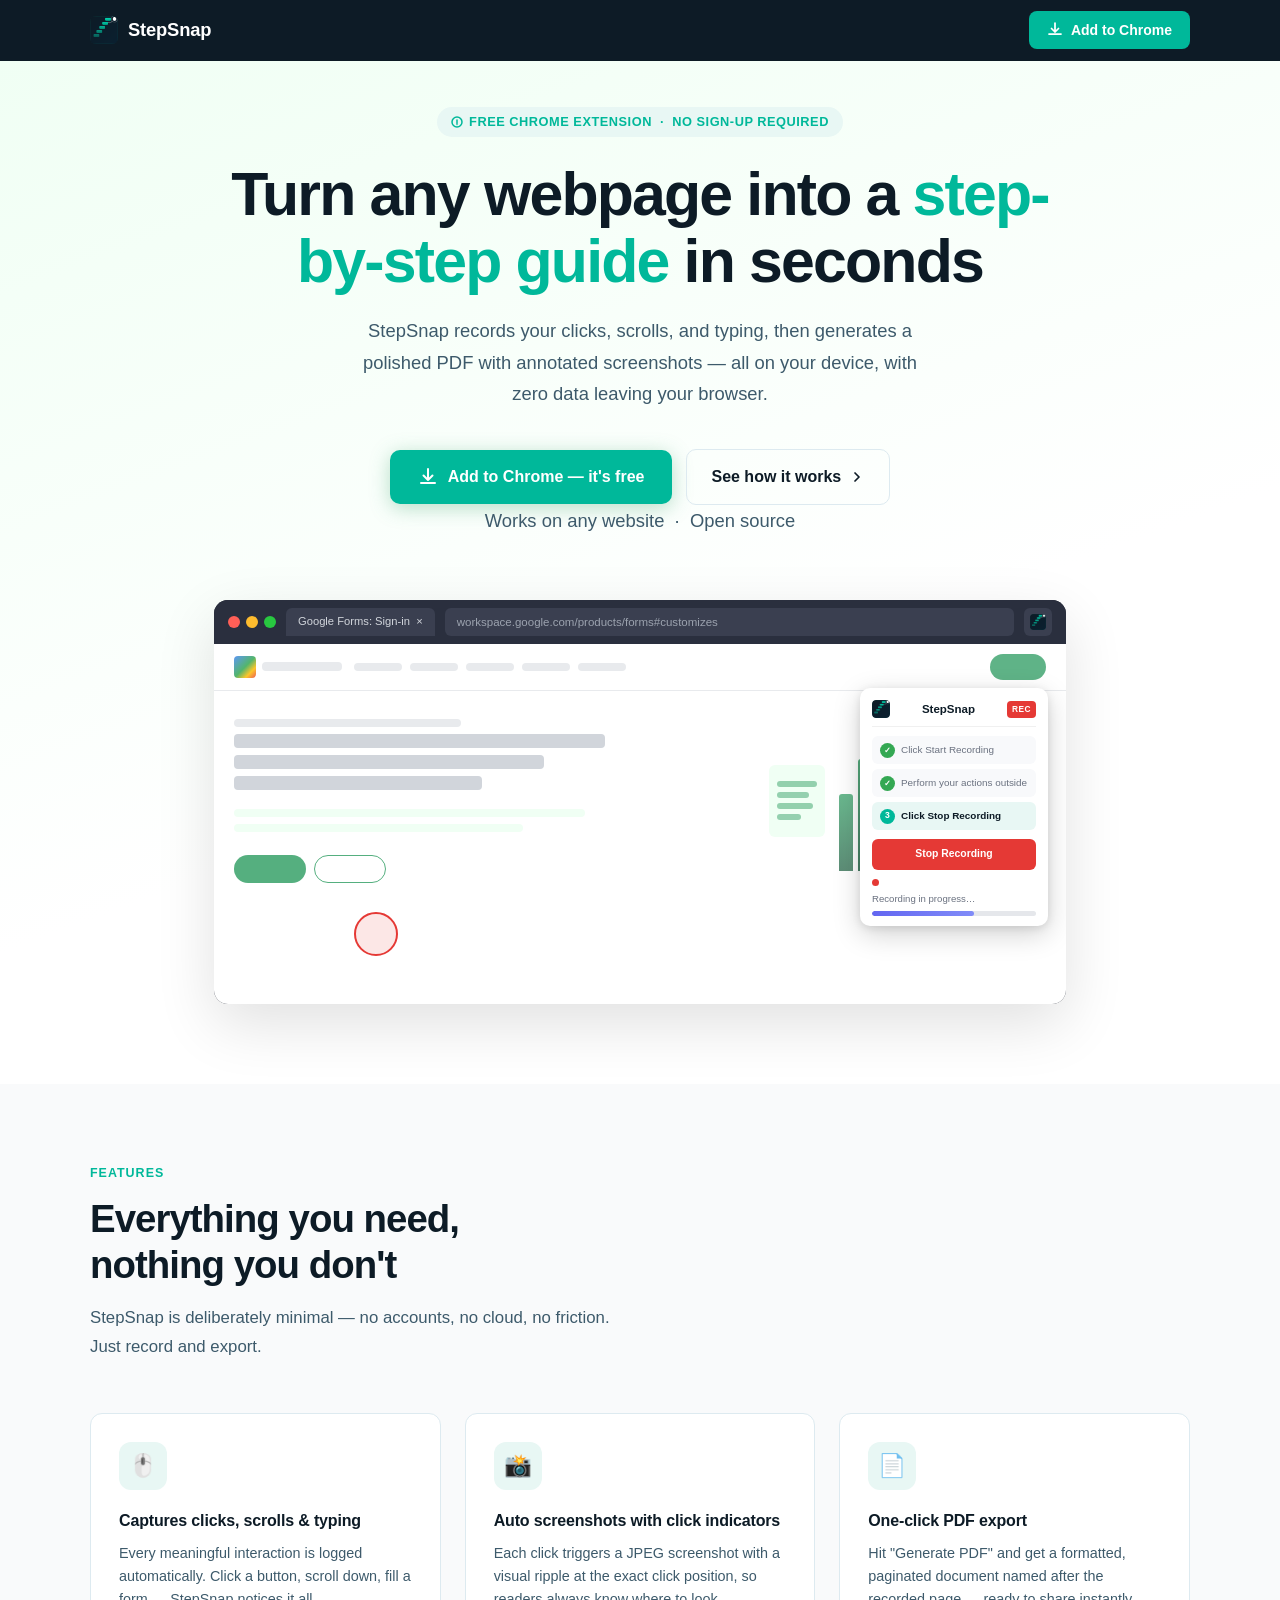
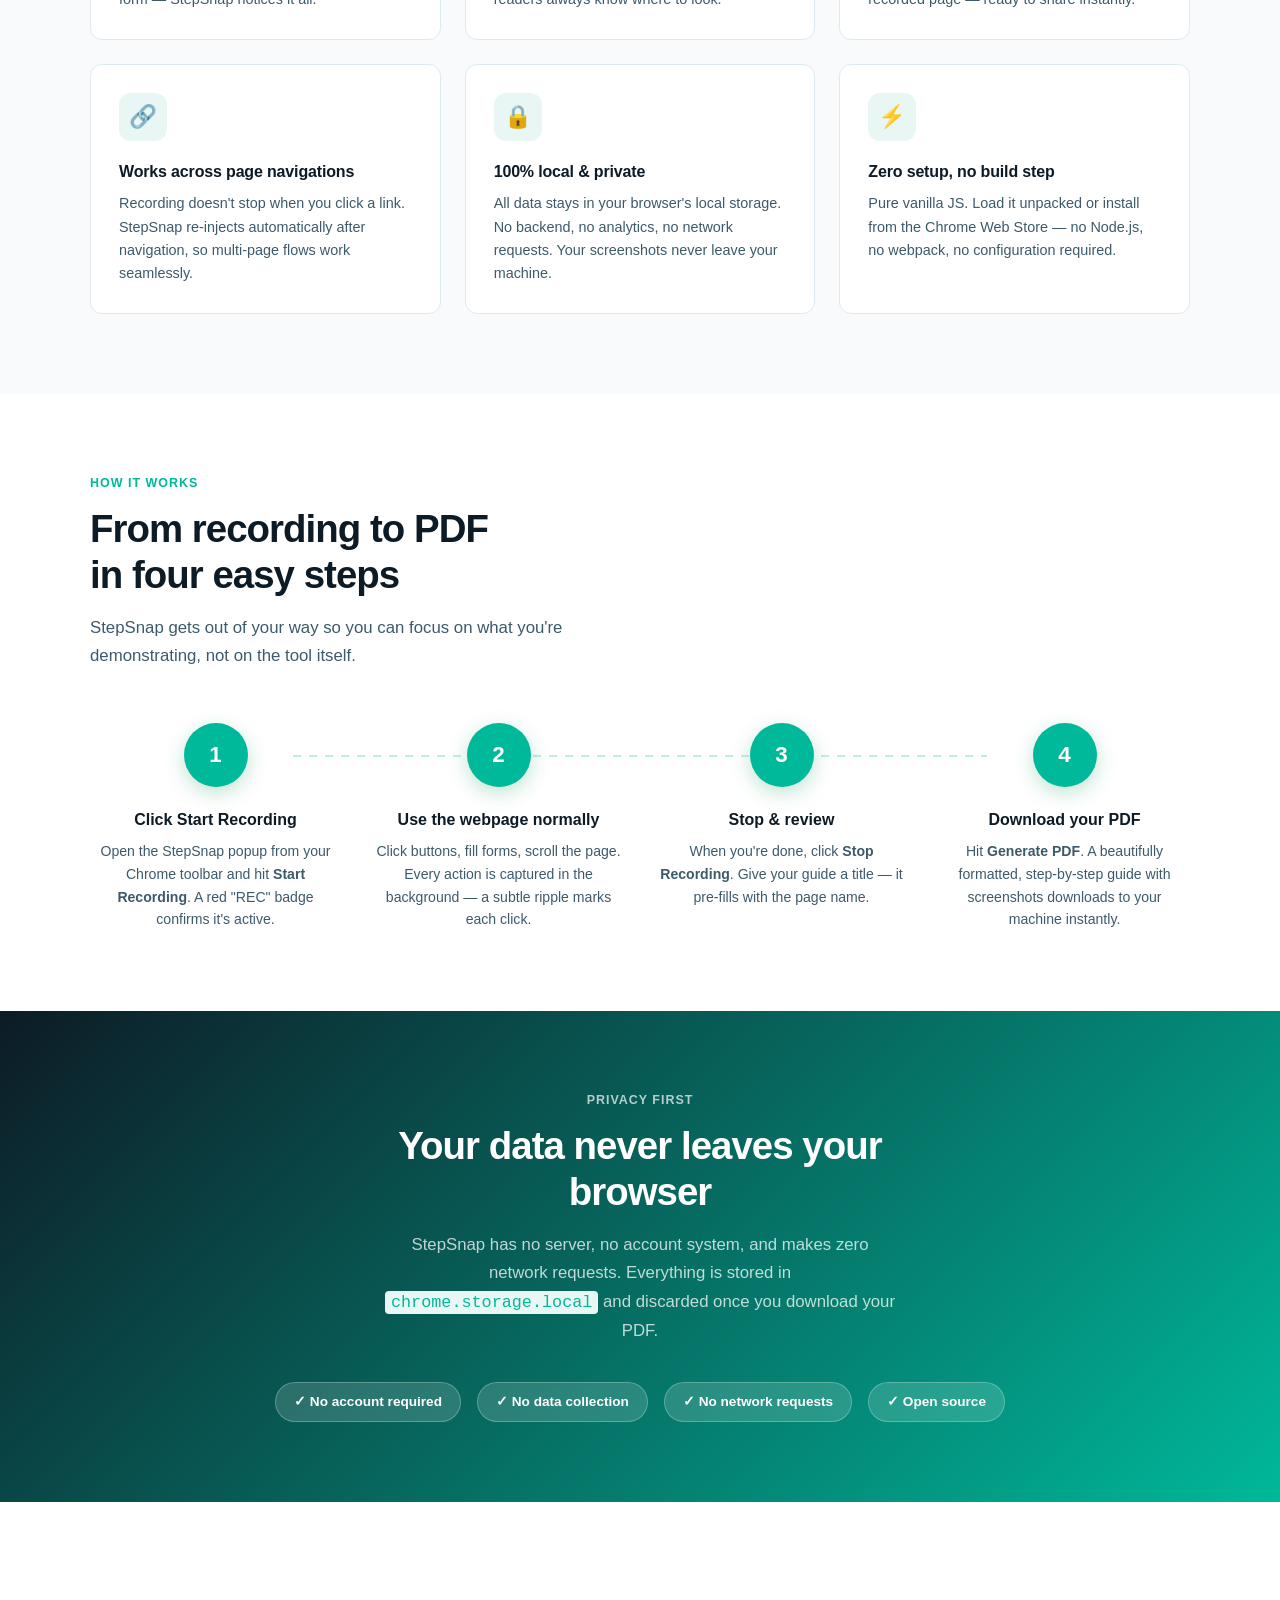
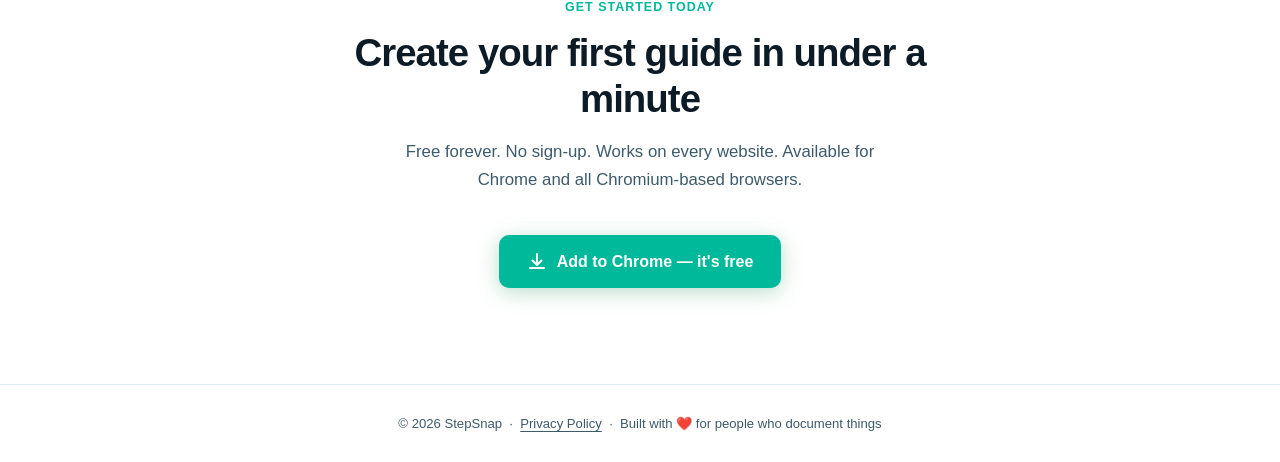
<file: index.html>
<!DOCTYPE html>
<html lang="en">

<head>
  <meta charset="UTF-8" />
  <meta name="viewport" content="width=device-width, initial-scale=1.0" />
  <title>StepSnap — Turn Any Webpage Into a Step-by-Step Guide</title>
  <meta name="description"
    content="StepSnap is a free Chrome extension that records your clicks, scrolls, and typing — then exports a beautiful PDF guide with annotated screenshots. No sign-up. Works 100% locally." />
  <link rel="icon" type="image/png" href="assets/icon48.png" />
  <link rel="stylesheet" href="style.css" />
</head>

<body>

  <!-- NAV -->
  <nav>
    <div class="nav-inner">
      <a href="#" class="nav-logo">
        <img src="assets/icon48.png" alt="StepSnap icon" />
        StepSnap
      </a>
      <a href="https://chromewebstore.google.com/detail/stepsnap/cpkbciahkinjocipgkoaanmlnkjodnjn" target="_blank"
        rel="noopener noreferrer" class="nav-cta">
        <svg width="16" height="16" fill="none" viewBox="0 0 16 16">
          <path d="M8 1v9M4.5 6.5 8 10l3.5-3.5M2 12h12" stroke="currentColor" stroke-width="1.75" stroke-linecap="round"
            stroke-linejoin="round" />
        </svg>
        Add to Chrome
      </a>
    </div>
  </nav>

  <!-- HERO -->
  <section class="hero">
    <div class="hero-eyebrow">
      <svg width="12" height="12" viewBox="0 0 12 12" fill="none">
        <circle cx="6" cy="6" r="5" stroke="currentColor" stroke-width="1.5" />
        <path d="M6 4v3.5M6 8.5v.01" stroke="currentColor" stroke-width="1.5" stroke-linecap="round" />
      </svg>
      Free Chrome Extension &nbsp;·&nbsp; No sign-up required
    </div>
    <h1>Turn any webpage into a <span>step-by-step guide</span> in seconds</h1>
    <p>StepSnap records your clicks, scrolls, and typing, then generates a polished PDF with annotated screenshots — all
      on your device, with zero data leaving your browser.</p>
    <div class="hero-actions">
      <a href="https://chromewebstore.google.com/detail/stepsnap/cpkbciahkinjocipgkoaanmlnkjodnjn" target="_blank"
        rel="noopener noreferrer" class="btn-primary" id="install">
        <svg width="20" height="20" fill="none" viewBox="0 0 20 20">
          <path d="M10 2v11M5.5 8.5 10 13l4.5-4.5M3 16h14" stroke="currentColor" stroke-width="2" stroke-linecap="round"
            stroke-linejoin="round" />
        </svg>
        Add to Chrome — it's free
      </a>
      <a href="#how-it-works" class="btn-secondary">
        See how it works
        <svg width="16" height="16" fill="none" viewBox="0 0 16 16">
          <path d="M6 4l4 4-4 4" stroke="currentColor" stroke-width="1.75" stroke-linecap="round"
            stroke-linejoin="round" />
        </svg>
      </a>
    </div>
    <p class="hero-note">Works on any website &nbsp;·&nbsp; Open source</p>

    <!-- BROWSER MOCKUP -->
    <div class="mockup-wrap">
      <div class="mockup-browser">
        <div class="browser-bar">
          <div class="browser-dots">
            <span class="d1"></span><span class="d2"></span><span class="d3"></span>
          </div>
          <div class="browser-tab-strip">
            <div class="browser-tab-pill">Google Forms: Sign-in &nbsp;×</div>
          </div>
          <div class="browser-url">workspace.google.com/products/forms#customizes</div>
          <div class="browser-ext-icon">
            <img src="assets/icon48.png" alt="" />
          </div>
        </div>
        <div class="browser-screen">
          <!-- Fake webpage: Google Forms-style layout -->
          <div class="fake-page">
            <div class="fake-nav">
              <div class="fake-nav-logo">
                <div class="fake-nav-logo-sq"></div>
                <div class="fake-nav-logo-text"></div>
              </div>
              <div class="fake-nav-links">
                <div class="fake-nav-link"></div>
                <div class="fake-nav-link"></div>
                <div class="fake-nav-link"></div>
                <div class="fake-nav-link"></div>
                <div class="fake-nav-link"></div>
              </div>
              <div class="fake-nav-cta" style="background:#38a169"></div>
            </div>
            <div class="fake-hero">
              <div class="fake-hero-left">
                <div class="fake-eyebrow"></div>
                <div class="fake-h1 w90"></div>
                <div class="fake-h1 w75"></div>
                <div class="fake-h1 w60"></div>
                <div class="fake-sub w85" style="margin-top:12px; background:#f0fff4"></div>
                <div class="fake-sub w70" style="background:#f0fff4"></div>
                <div class="fake-btn-row" style="margin-top:16px">
                  <div class="fake-btn" style="background:#38a169"></div>
                  <div class="fake-btn ghost" style="border-color:#38a169"></div>
                </div>
              </div>
              <div class="fake-hero-right">
                <div class="fake-doc-icon" style="background:#f0fff4">
                  <div class="fake-doc-lines">
                    <div style="background:#38a169"></div>
                    <div style="background:#38a169"></div>
                    <div style="background:#38a169"></div>
                    <div style="background:#38a169"></div>
                  </div>
                </div>
                <div class="fake-chart-area">
                  <div class="fake-bar" style="--h:55%; background:linear-gradient(180deg, #38a169 0%, #276749 100%)">
                  </div>
                  <div class="fake-bar" style="--h:80%; background:linear-gradient(180deg, #38a169 0%, #276749 100%)">
                  </div>
                  <div class="fake-bar" style="--h:40%; background:linear-gradient(180deg, #38a169 0%, #276749 100%)">
                  </div>
                  <div class="fake-bar" style="--h:100%; background:linear-gradient(180deg, #38a169 0%, #276749 100%)">
                  </div>
                  <div class="fake-bar" style="--h:65%; background:linear-gradient(180deg, #38a169 0%, #276749 100%)">
                  </div>
                  <div class="fake-bar" style="--h:75%; background:linear-gradient(180deg, #38a169 0%, #276749 100%)">
                  </div>
                </div>
              </div>
            </div>
            <!-- Ripple showing click was recorded -->
            <div class="fake-ripple"></div>
          </div>

          <!-- StepSnap popup: overlays page, top-right, like a real extension popup -->
          <div class="fake-popup">
            <div class="popup-header">
              <img src="assets/icon48.png" alt="" />
              <span class="popup-title">StepSnap</span>
              <span class="popup-badge">REC</span>
            </div>
            <div class="popup-steps">
              <div class="popup-step done">
                <span class="step-check">✓</span>Click Start Recording
              </div>
              <div class="popup-step done">
                <span class="step-check">✓</span>Perform your actions outside
              </div>
              <div class="popup-step active">
                <span class="step-num">3</span>Click Stop Recording
              </div>
            </div>
            <div class="popup-stop-btn">Stop Recording</div>
            <div class="popup-rec-status">
              <span class="popup-rec-dot"></span>Recording in progress…
              <div class="popup-rec-bar">
                <div class="popup-rec-fill"></div>
              </div>
            </div>
          </div>
        </div>
      </div>
    </div>
  </section>

  <!-- FEATURES -->
  <section class="features" id="features">
    <div class="section-inner">
      <p class="section-label">Features</p>
      <h2 class="section-title">Everything you need,<br>nothing you don't</h2>
      <p class="section-sub">StepSnap is deliberately minimal — no accounts, no cloud, no friction. Just record and
        export.</p>
      <div class="features-grid">

        <div class="feature-card">
          <div class="feature-icon">🖱️</div>
          <h3>Captures clicks, scrolls &amp; typing</h3>
          <p>Every meaningful interaction is logged automatically. Click a button, scroll down, fill a form — StepSnap
            notices it all.</p>
        </div>

        <div class="feature-card">
          <div class="feature-icon">📸</div>
          <h3>Auto screenshots with click indicators</h3>
          <p>Each click triggers a JPEG screenshot with a visual ripple at the exact click position, so readers always
            know where to look.</p>
        </div>

        <div class="feature-card">
          <div class="feature-icon">📄</div>
          <h3>One-click PDF export</h3>
          <p>Hit "Generate PDF" and get a formatted, paginated document named after the recorded page — ready to share
            instantly.</p>
        </div>

        <div class="feature-card">
          <div class="feature-icon">🔗</div>
          <h3>Works across page navigations</h3>
          <p>Recording doesn't stop when you click a link. StepSnap re-injects automatically after navigation, so
            multi-page flows work seamlessly.</p>
        </div>

        <div class="feature-card">
          <div class="feature-icon">🔒</div>
          <h3>100% local &amp; private</h3>
          <p>All data stays in your browser's local storage. No backend, no analytics, no network requests. Your
            screenshots never leave your machine.</p>
        </div>

        <div class="feature-card">
          <div class="feature-icon">⚡</div>
          <h3>Zero setup, no build step</h3>
          <p>Pure vanilla JS. Load it unpacked or install from the Chrome Web Store — no Node.js, no webpack, no
            configuration required.</p>
        </div>

      </div>
    </div>
  </section>

  <!-- HOW IT WORKS -->
  <section id="how-it-works">
    <div class="section-inner">
      <p class="section-label">How it works</p>
      <h2 class="section-title">From recording to PDF<br>in four easy steps</h2>
      <p class="section-sub">StepSnap gets out of your way so you can focus on what you're demonstrating, not on the
        tool itself.</p>
      <div class="how-grid">
        <div class="how-step">
          <div class="how-num">1</div>
          <h3>Click Start Recording</h3>
          <p>Open the StepSnap popup from your Chrome toolbar and hit <strong>Start Recording</strong>. A red "REC"
            badge confirms it's active.</p>
        </div>
        <div class="how-step">
          <div class="how-num">2</div>
          <h3>Use the webpage normally</h3>
          <p>Click buttons, fill forms, scroll the page. Every action is captured in the background — a subtle ripple
            marks each click.</p>
        </div>
        <div class="how-step">
          <div class="how-num">3</div>
          <h3>Stop &amp; review</h3>
          <p>When you're done, click <strong>Stop Recording</strong>. Give your guide a title — it pre-fills with the
            page name.</p>
        </div>
        <div class="how-step">
          <div class="how-num">4</div>
          <h3>Download your PDF</h3>
          <p>Hit <strong>Generate PDF</strong>. A beautifully formatted, step-by-step guide with screenshots downloads
            to your machine instantly.</p>
        </div>
      </div>
    </div>
  </section>

  <!-- PRIVACY -->
  <section class="privacy">
    <p class="section-label">Privacy first</p>
    <h2 class="section-title">Your data never leaves your browser</h2>
    <p class="section-sub">StepSnap has no server, no account system, and makes zero network requests. Everything is
      stored in <code
        style="font-family:monospace;background:var(--note-bg);padding:2px 6px;border-radius:4px;color:var(--accent-color)">chrome.storage.local</code>
      and discarded once you download your PDF.</p>
    <div class="privacy-badges">
      <span class="privacy-badge">✓ No account required</span>
      <span class="privacy-badge">✓ No data collection</span>
      <span class="privacy-badge">✓ No network requests</span>
      <span class="privacy-badge">✓ Open source</span>
    </div>
  </section>

  <!-- CTA -->
  <section class="cta-section">
    <p class="section-label">Get started today</p>
    <h2 class="section-title">Create your first guide in under a minute</h2>
    <p class="section-sub">Free forever. No sign-up. Works on every website. Available for Chrome and all Chromium-based
      browsers.</p>
    <div class="hero-actions">
      <a href="https://chromewebstore.google.com/detail/stepsnap/cpkbciahkinjocipgkoaanmlnkjodnjn" target="_blank"
        rel="noopener noreferrer" class="btn-primary">
        <svg width="20" height="20" fill="none" viewBox="0 0 20 20">
          <path d="M10 2v11M5.5 8.5 10 13l4.5-4.5M3 16h14" stroke="currentColor" stroke-width="2" stroke-linecap="round"
            stroke-linejoin="round" />
        </svg>
        Add to Chrome — it's free
      </a>
    </div>
  </section>

  <!-- FOOTER -->
  <footer>
    <p>© 2026 StepSnap &nbsp;·&nbsp; <a href="privacy.html">Privacy Policy</a> &nbsp;·&nbsp; Built with ❤️ for
      people who document things</p>
  </footer>

</body>

</html>
</file>
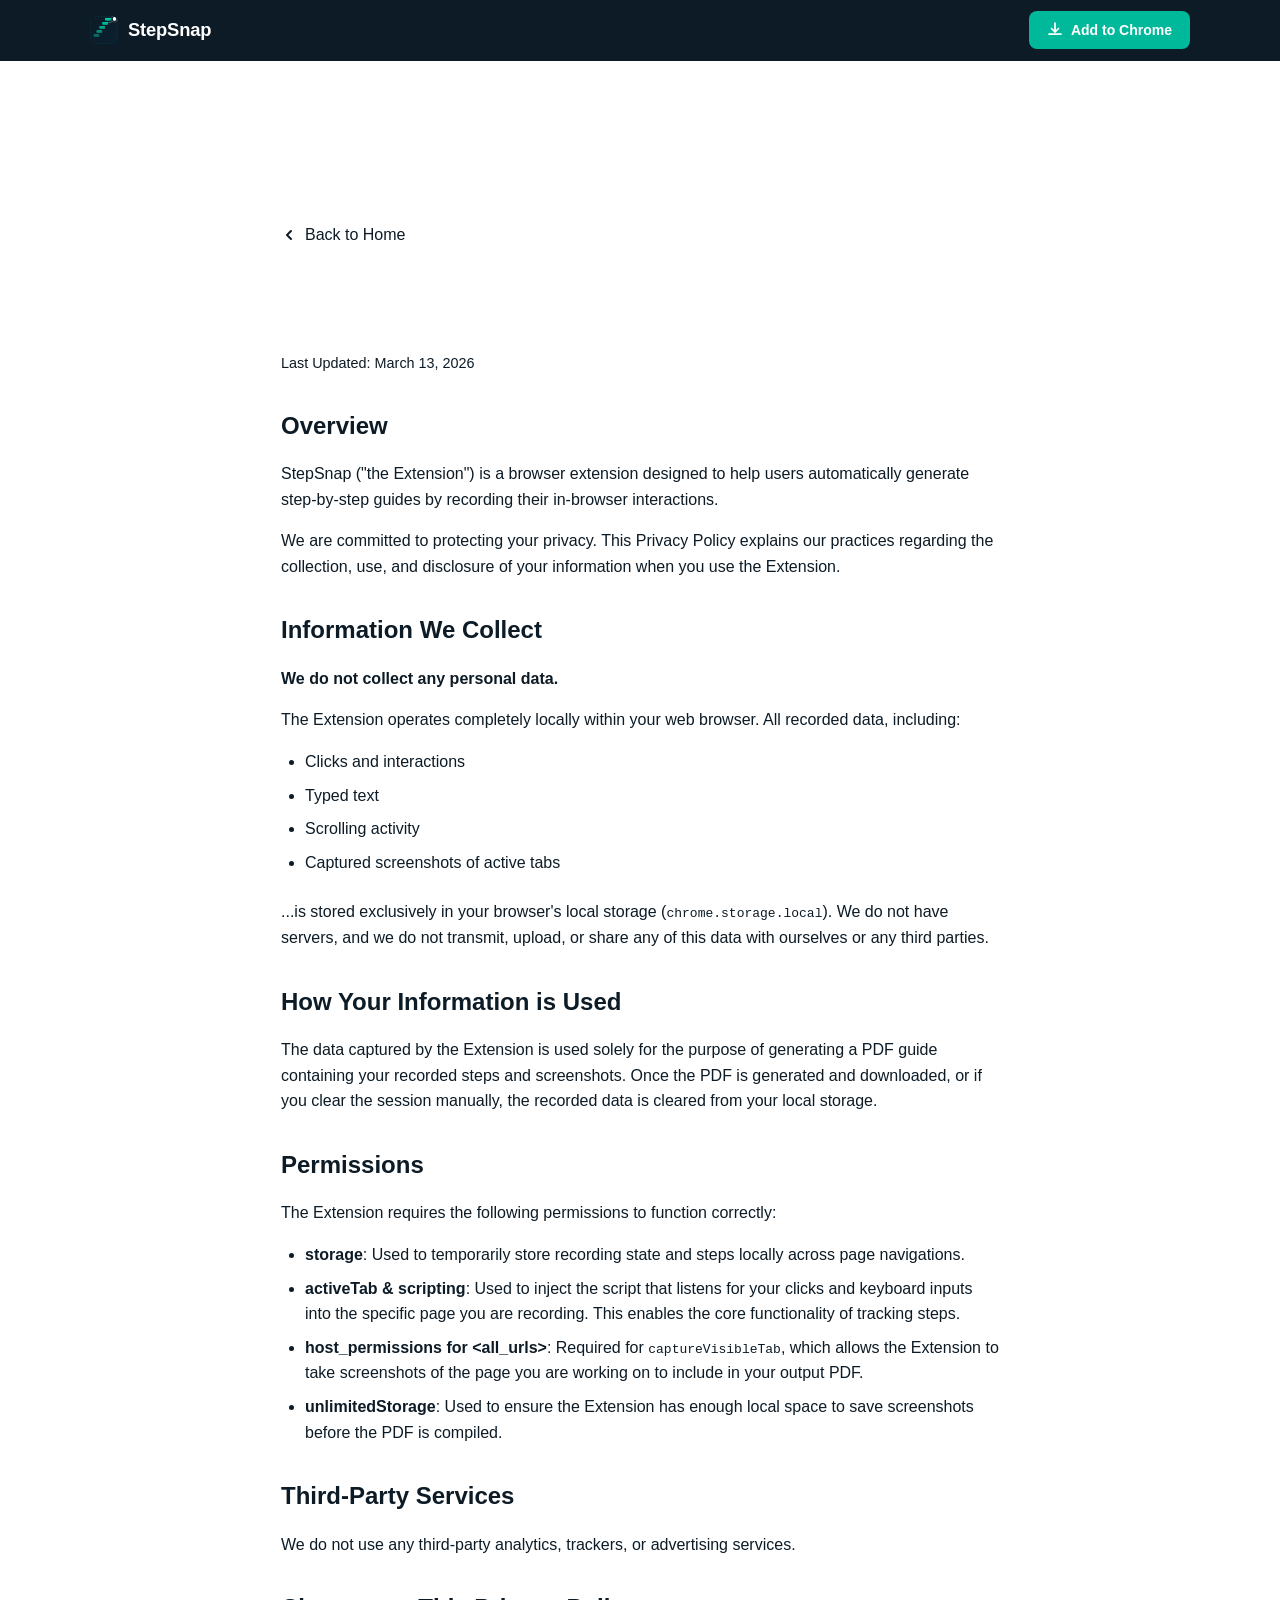
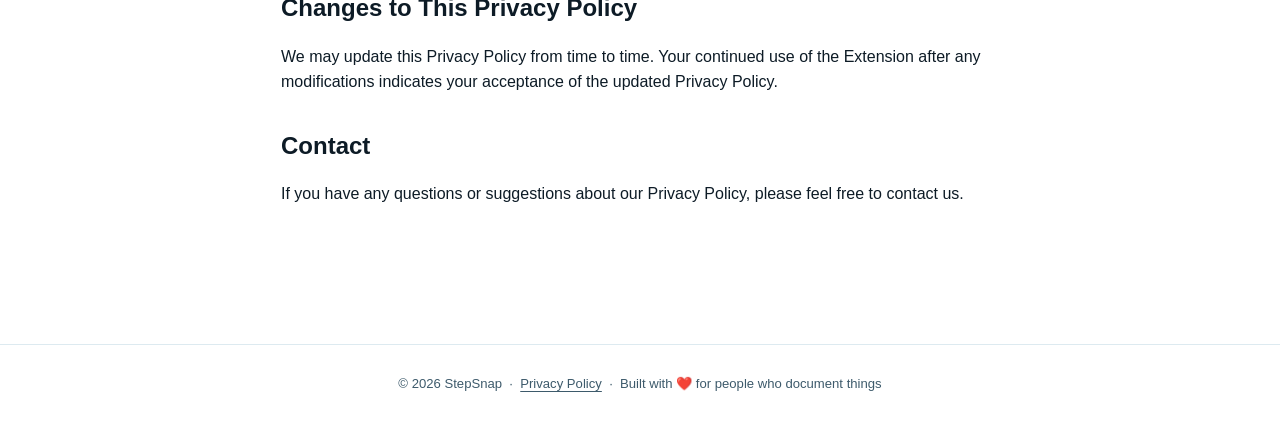
<file: privacy.html>
<!DOCTYPE html>
<html lang="en">

<head>
  <meta charset="UTF-8" />
  <meta name="viewport" content="width=device-width, initial-scale=1.0" />
  <title>Privacy Policy — StepSnap</title>
  <meta name="description" content="Privacy Policy for StepSnap - Turn Any Webpage Into a Step-by-Step Guide." />
  <link rel="icon" type="image/png" href="assets/icon48.png" />
  <link rel="stylesheet" href="style.css" />
  <style>
    .legal-content {
      max-width: 800px;
      margin: 120px auto 80px;
      padding: 40px;
      background: rgba(255, 255, 255, 0.03);
      backdrop-filter: blur(20px);
      -webkit-backdrop-filter: blur(20px);
      border: 1px solid rgba(255, 255, 255, 0.1);
      border-radius: 24px;
      color: var(--fg);
    }

    .legal-content h1 {
      font-size: 2.5rem;
      margin-bottom: 0.5rem;
      background: linear-gradient(135deg, #fff 0%, rgba(255, 255, 255, 0.7) 100%);
      -webkit-background-clip: text;
      background-clip: text;
      -webkit-text-fill-color: transparent;
    }

    .last-updated {
      color: var(--fg-muted);
      margin-bottom: 2rem;
      font-size: 0.9rem;
    }

    .legal-content h2 {
      font-size: 1.5rem;
      margin: 2rem 0 1rem;
    }

    .legal-content p {
      line-height: 1.6;
      margin-bottom: 1rem;
      color: var(--fg-muted);
    }

    .legal-content ul {
      margin-bottom: 1.5rem;
      padding-left: 1.5rem;
    }

    .legal-content li {
      margin-bottom: 0.5rem;
      color: var(--fg-muted);
      line-height: 1.6;
    }

    .back-home {
      display: inline-flex;
      align-items: center;
      gap: 8px;
      color: var(--accent);
      text-decoration: none;
      font-weight: 500;
      margin-bottom: 2rem;
      transition: opacity 0.2s;
    }

    .back-home:hover {
      opacity: 0.8;
    }
  </style>
</head>

<body>

  <!-- NAV -->
  <nav>
    <div class="nav-inner">
      <a href="index.html" class="nav-logo">
        <img src="assets/icon48.png" alt="StepSnap icon" />
        StepSnap
      </a>
      <a href="https://chromewebstore.google.com/detail/stepsnap/cpkbciahkinjocipgkoaanmlnkjodnjn" target="_blank"
        rel="noopener noreferrer" class="nav-cta">
        <svg width="16" height="16" fill="none" viewBox="0 0 16 16">
          <path d="M8 1v9M4.5 6.5 8 10l3.5-3.5M2 12h12" stroke="currentColor" stroke-width="1.75" stroke-linecap="round"
            stroke-linejoin="round" />
        </svg>
        Add to Chrome
      </a>
    </div>
  </nav>

  <main class="legal-content">
    <a href="index.html" class="back-home">
      <svg width="16" height="16" viewBox="0 0 16 16" fill="none">
        <path d="M10 12L6 8L10 4" stroke="currentColor" stroke-width="2" stroke-linecap="round"
          stroke-linejoin="round" />
      </svg>
      Back to Home
    </a>

    <h1>Privacy Policy</h1>
    <p class="last-updated">Last Updated: March 13, 2026</p>

    <h2>Overview</h2>
    <p>StepSnap ("the Extension") is a browser extension designed to help users automatically generate step-by-step
      guides by recording their in-browser interactions.</p>
    <p>We are committed to protecting your privacy. This Privacy Policy explains our practices regarding the collection,
      use, and disclosure of your information when you use the Extension.</p>

    <h2>Information We Collect</h2>
    <p><strong>We do not collect any personal data.</strong></p>
    <p>The Extension operates completely locally within your web browser. All recorded data, including:</p>
    <ul>
      <li>Clicks and interactions</li>
      <li>Typed text</li>
      <li>Scrolling activity</li>
      <li>Captured screenshots of active tabs</li>
    </ul>
    <p>...is stored exclusively in your browser's local storage (<code>chrome.storage.local</code>). We do not have
      servers, and we do not transmit, upload, or share any of this data with ourselves or any third parties.</p>

    <h2>How Your Information is Used</h2>
    <p>The data captured by the Extension is used solely for the purpose of generating a PDF guide containing your
      recorded steps and screenshots. Once the PDF is generated and downloaded, or if you clear the session manually,
      the recorded data is cleared from your local storage.</p>

    <h2>Permissions</h2>
    <p>The Extension requires the following permissions to function correctly:</p>
    <ul>
      <li><strong>storage</strong>: Used to temporarily store recording state and steps locally across page navigations.
      </li>
      <li><strong>activeTab &amp; scripting</strong>: Used to inject the script that listens for your clicks and
        keyboard inputs into the specific page you are recording. This enables the core functionality of tracking steps.
      </li>
      <li><strong>host_permissions for &lt;all_urls&gt;</strong>: Required for <code>captureVisibleTab</code>, which
        allows the Extension to take screenshots of the page you are working on to include in your output PDF.</li>
      <li><strong>unlimitedStorage</strong>: Used to ensure the Extension has enough local space to save screenshots
        before the PDF is compiled.</li>
    </ul>

    <h2>Third-Party Services</h2>
    <p>We do not use any third-party analytics, trackers, or advertising services.</p>

    <h2>Changes to This Privacy Policy</h2>
    <p>We may update this Privacy Policy from time to time. Your continued use of the Extension after any modifications
      indicates your acceptance of the updated Privacy Policy.</p>

    <h2>Contact</h2>
    <p>If you have any questions or suggestions about our Privacy Policy, please feel free to contact us.</p>
  </main>

  <!-- FOOTER -->
  <footer>
    <p>© 2026 StepSnap &nbsp;·&nbsp; <a href="privacy.html">Privacy Policy</a> &nbsp;·&nbsp; Built with ❤️ for people
      who document things</p>
  </footer>

</body>

</html>
</file>
<file: style.css>
*,
*::before,
*::after {
  box-sizing: border-box;
  margin: 0;
  padding: 0;
}

:root {
  --bg-color: #ffffff;
  --text-primary: #0d1b26;
  --text-secondary: #3d5a6b;
  --text-muted: #6b8a99;
  --accent-color: #00b89a;
  --accent-hover: #009980;
  --accent-text: #007f6b;
  --danger-color: #e53935;
  --danger-hover: #c62828;
  --stop-color: #0a5c8a;
  --stop-hover: #084a70;
  --header-bg: #0d1b26;
  --header-text: #ffffff;
  --footer-bg: #f4f8fa;
  --border-color: #ddeaf0;
  --note-bg: #e8f7f4;
  --note-border: #b2e8de;
  --focus-ring: rgba(0, 184, 154, 0.28);
  --input-bg: #f8fcfb;
  --input-bg-focus: #ffffff;

  --white: #ffffff;
  --radius: 12px;
  --shadow-sm: 0 1px 3px rgba(0, 0, 0, .08), 0 1px 2px rgba(0, 0, 0, .05);
  --shadow: 0 4px 16px rgba(0, 0, 0, .10);
  --shadow-lg: 0 20px 60px rgba(0, 0, 0, .12);
}

html {
  scroll-behavior: smooth;
}

body {
  font-family: -apple-system, BlinkMacSystemFont, "Segoe UI", Helvetica, Arial, sans-serif;
  color: var(--text-primary);
  background: var(--bg-color);
  line-height: 1.6;
  -webkit-font-smoothing: antialiased;
}

/* ── NAV ── */
nav {
  position: sticky;
  top: 0;
  z-index: 100;
  background: var(--header-bg);
  backdrop-filter: blur(12px);
  border-bottom: 1px solid rgba(0, 0, 0, .05);
  padding: 0 24px;
}

.nav-inner {
  max-width: 1100px;
  margin: 0 auto;
  height: 60px;
  display: flex;
  align-items: center;
  justify-content: space-between;
}

.nav-logo {
  display: flex;
  align-items: center;
  gap: 10px;
  text-decoration: none;
  font-weight: 700;
  font-size: 1.15rem;
  color: var(--header-text);
  letter-spacing: -.01em;
}

.nav-logo img {
  width: 28px;
  height: 28px;
  border-radius: 6px;
}

.nav-cta {
  display: inline-flex;
  align-items: center;
  gap: 8px;
  padding: 8px 18px;
  background: var(--accent-color);
  color: var(--white);
  border-radius: 8px;
  font-size: .875rem;
  font-weight: 600;
  text-decoration: none;
  transition: background .15s;
}

.nav-cta:hover {
  background: var(--accent-hover);
}

.nav-cta svg {
  flex-shrink: 0;
}

/* ── HERO ── */
.hero {
  padding: 46px 24px 80px;
  text-align: center;
  background: linear-gradient(160deg, #f0fff4 0%, #ffffff 60%);
}

.hero-eyebrow {
  display: inline-flex;
  align-items: center;
  gap: 6px;
  background: var(--note-bg);
  color: var(--accent-color);
  font-size: .8rem;
  font-weight: 600;
  letter-spacing: .04em;
  text-transform: uppercase;
  padding: 5px 14px;
  border-radius: 999px;
  margin-bottom: 24px;
}

.hero h1 {
  font-size: clamp(2.4rem, 5vw, 3.8rem);
  font-weight: 800;
  letter-spacing: -.03em;
  line-height: 1.1;
  max-width: 820px;
  margin: 0 auto 20px;
}

.hero h1 span {
  color: var(--accent-color);
}

.hero p {
  font-size: 1.15rem;
  color: var(--text-secondary);
  max-width: 560px;
  margin: 0 auto 40px;
  line-height: 1.7;
}

.hero-actions {
  display: flex;
  align-items: center;
  justify-content: center;
  gap: 14px;
  flex-wrap: wrap;
}

.btn-primary {
  display: inline-flex;
  align-items: center;
  gap: 10px;
  padding: 14px 28px;
  background: var(--accent-color);
  color: var(--white);
  border-radius: 10px;
  font-size: 1rem;
  font-weight: 700;
  text-decoration: none;
  box-shadow: 0 4px 20px rgba(56, 161, 105, .35);
  transition: background .15s, transform .1s, box-shadow .15s;
}

.btn-primary:hover {
  background: var(--accent-hover);
  transform: translateY(-1px);
  box-shadow: 0 6px 28px rgba(56, 161, 105, .4);
}

.btn-secondary {
  display: inline-flex;
  align-items: center;
  gap: 8px;
  padding: 14px 24px;
  color: var(--text-primary);
  border: 1.5px solid var(--border-color);
  border-radius: 10px;
  font-size: 1rem;
  font-weight: 600;
  text-decoration: none;
  transition: border-color .15s, background .15s;
}

.btn-secondary:hover {
  border-color: #c5ccd6;
  background: #f9fafb;
}

.hero-note {
  margin-top: 16px;
  font-size: .8rem;
  color: var(--text-muted);
}

/* ── MOCKUP ── */
.mockup-wrap {
  max-width: 900px;
  margin: 64px auto 0;
  padding: 0 24px;
}

.mockup-browser {
  background: #1e2330;
  border-radius: 14px;
  overflow: hidden;
  box-shadow: var(--shadow-lg);
}

.browser-bar {
  background: #2a2f3e;
  padding: 8px 14px;
  display: flex;
  align-items: center;
  gap: 10px;
}

.browser-dots {
  display: flex;
  gap: 6px;
  flex-shrink: 0;
}

.browser-dots span {
  width: 12px;
  height: 12px;
  border-radius: 50%;
  display: block;
}

.d1 {
  background: #ff5f57;
}

.d2 {
  background: #febc2e;
}

.d3 {
  background: #28c840;
}

.browser-tab-strip {
  display: flex;
  align-items: center;
  flex-shrink: 0;
}

.browser-tab-pill {
  background: #3a3f50;
  border-radius: 6px 6px 0 0;
  height: 28px;
  display: flex;
  align-items: center;
  padding: 0 12px;
  font-size: .7rem;
  color: #d1d5db;
  white-space: nowrap;
}

.browser-url {
  flex: 1;
  background: #3a3f50;
  border-radius: 6px;
  height: 28px;
  display: flex;
  align-items: center;
  padding: 0 12px;
  font-size: .72rem;
  color: #9ca3af;
  min-width: 0;
  overflow: hidden;
  white-space: nowrap;
  text-overflow: ellipsis;
}

.browser-ext-icon {
  flex-shrink: 0;
  width: 28px;
  height: 28px;
  background: #3a3f50;
  border-radius: 6px;
  display: flex;
  align-items: center;
  justify-content: center;
}

.browser-ext-icon img {
  width: 16px;
  height: 16px;
  border-radius: 3px;
}

.browser-screen {
  min-height: 360px;
  position: relative;
  overflow: hidden;
}

/* ── Fake webpage ── */
.fake-page {
  width: 100%;
  min-height: 360px;
  background: #fff;
  position: relative;
  overflow: hidden;
}

/* Nav */
.fake-nav {
  display: flex;
  align-items: center;
  gap: 12px;
  padding: 10px 20px;
  border-bottom: 1px solid #e8eaed;
}

.fake-nav-logo {
  display: flex;
  align-items: center;
  gap: 6px;
  flex-shrink: 0;
}

.fake-nav-logo-sq {
  width: 22px;
  height: 22px;
  border-radius: 4px;
  background: linear-gradient(135deg, #4285f4 0%, #34a853 50%, #fbbc04 75%, #ea4335 100%);
  opacity: .85;
}

.fake-nav-logo-text {
  width: 80px;
  height: 9px;
  border-radius: 4px;
  background: #e8eaed;
}

.fake-nav-links {
  display: flex;
  gap: 8px;
  flex: 1;
}

.fake-nav-link {
  height: 8px;
  border-radius: 4px;
  background: #e8eaed;
  width: 48px;
}

.fake-nav-cta {
  height: 26px;
  width: 56px;
  border-radius: 20px;
  background: #1a73e8;
  opacity: .8;
  flex-shrink: 0;
}

/* Hero two-column */
.fake-hero {
  display: flex;
  gap: 24px;
  padding: 28px 20px 20px;
  align-items: center;
}

.fake-hero-left {
  flex: 1.1;
  display: flex;
  flex-direction: column;
  gap: 7px;
}

.fake-eyebrow {
  height: 8px;
  border-radius: 4px;
  background: #e8eaed;
  width: 55%;
}

.fake-h1 {
  height: 14px;
  border-radius: 4px;
  background: #d1d5db;
}

.fake-h1.w90 {
  width: 90%;
}

.fake-h1.w75 {
  width: 75%;
}

.fake-h1.w60 {
  width: 60%;
}

.fake-sub {
  height: 8px;
  border-radius: 4px;
  background: #e8eaed;
}

.fake-sub.w85 {
  width: 85%;
}

.fake-sub.w70 {
  width: 70%;
}

.fake-btn-row {
  display: flex;
  gap: 8px;
}

.fake-btn {
  height: 28px;
  width: 72px;
  border-radius: 20px;
  background: #1a73e8;
  opacity: .85;
}

.fake-btn.ghost {
  background: transparent;
  border: 1.5px solid #1a73e8;
}

/* Right-side visuals */
.fake-hero-right {
  flex: 1;
  display: flex;
  gap: 14px;
  align-items: flex-end;
  justify-content: center;
  height: 140px;
}

.fake-doc-icon {
  width: 56px;
  height: 72px;
  background: #e8f0fe;
  border-radius: 6px;
  display: flex;
  align-items: center;
  justify-content: center;
  flex-shrink: 0;
  align-self: center;
}

.fake-doc-lines {
  display: flex;
  flex-direction: column;
  gap: 5px;
  padding: 8px;
  width: 100%;
}

.fake-doc-lines div {
  height: 6px;
  border-radius: 3px;
  background: #4285f4;
  opacity: .5;
}

.fake-doc-lines div:nth-child(1) {
  width: 100%;
}

.fake-doc-lines div:nth-child(2) {
  width: 80%;
}

.fake-doc-lines div:nth-child(3) {
  width: 90%;
}

.fake-doc-lines div:nth-child(4) {
  width: 60%;
}

.fake-chart-area {
  display: flex;
  align-items: flex-end;
  gap: 5px;
  height: 100%;
}

.fake-bar {
  width: 14px;
  height: var(--h, 50%);
  border-radius: 3px 3px 0 0;
  background: linear-gradient(180deg, #4285f4 0%, #34a853 100%);
  opacity: .75;
}

.fake-bar:nth-child(2) {
  background: linear-gradient(180deg, #1a73e8 0%, #4285f4 100%);
  opacity: .85;
}

.fake-bar:nth-child(4) {
  background: linear-gradient(180deg, #0d47a1 0%, #1a73e8 100%);
  opacity: .9;
}

/* Ripple */
.fake-ripple {
  position: absolute;
  width: 44px;
  height: 44px;
  border: 2px solid #e53935;
  border-radius: 50%;
  background: rgba(229, 57, 53, .12);
  bottom: 48px;
  left: 140px;
  animation: ripple-demo 2s ease-out infinite;
  pointer-events: none;
}

@keyframes ripple-demo {
  0% {
    transform: scale(.4);
    opacity: 1;
  }

  100% {
    transform: scale(1.6);
    opacity: 0;
  }
}

/* ── SnipSnap popup overlay ── */
.fake-popup {
  position: absolute;
  top: 44px;
  right: 18px;
  width: 188px;
  background: #fff;
  border-radius: 10px;
  box-shadow: 0 8px 28px rgba(0, 0, 0, .18), 0 2px 8px rgba(0, 0, 0, .1);
  display: flex;
  flex-direction: column;
  padding: 12px 12px 10px;
  gap: 9px;
  z-index: 10;
}

.popup-header {
  display: flex;
  align-items: center;
  gap: 6px;
  padding-bottom: 8px;
  border-bottom: 1px solid #f0f0f0;
}

.popup-header img {
  width: 18px;
  height: 18px;
  border-radius: 4px;
  flex-shrink: 0;
}

.popup-title {
  font-size: .72rem;
  font-weight: 700;
  color: var(--text-primary);
  flex: 1;
}

.popup-badge {
  background: var(--danger-color);
  color: #fff;
  font-size: .52rem;
  font-weight: 800;
  padding: 2px 5px;
  border-radius: 4px;
  letter-spacing: .06em;
}

.popup-steps {
  display: flex;
  flex-direction: column;
  gap: 5px;
}

.popup-step {
  border-radius: 6px;
  padding: 6px 8px;
  font-size: .62rem;
  color: #374151;
  display: flex;
  align-items: center;
  gap: 6px;
  background: #f8f9fb;
}

.popup-step.done {
  color: #6b7280;
}

.popup-step.active {
  background: var(--note-bg);
  color: var(--text-primary);
  font-weight: 600;
}

.step-check {
  width: 15px;
  height: 15px;
  border-radius: 50%;
  background: #34a853;
  color: #fff;
  font-size: .52rem;
  font-weight: 800;
  display: flex;
  align-items: center;
  justify-content: center;
  flex-shrink: 0;
}

.step-num {
  background: var(--accent-color);
  color: #fff;
  font-weight: 700;
  border-radius: 50%;
  width: 15px;
  height: 15px;
  display: flex;
  align-items: center;
  justify-content: center;
  font-size: .54rem;
  flex-shrink: 0;
}

.popup-stop-btn {
  background: var(--danger-color);
  color: #fff;
  border-radius: 6px;
  padding: 7px 0;
  text-align: center;
  font-size: .65rem;
  font-weight: 700;
  cursor: pointer;
}

/* Recording status bar */
.popup-rec-status {
  font-size: .6rem;
  color: #6b7280;
  display: flex;
  flex-direction: column;
  gap: 5px;
  align-items: flex-start;
}

.popup-rec-dot {
  display: inline-block;
  width: 7px;
  height: 7px;
  border-radius: 50%;
  background: var(--danger-color);
  margin-right: 4px;
  animation: blink 1.2s ease-in-out infinite;
  vertical-align: middle;
}

@keyframes blink {

  0%,
  100% {
    opacity: 1;
  }

  50% {
    opacity: .3;
  }
}

.popup-rec-bar {
  width: 100%;
  height: 5px;
  border-radius: 3px;
  background: #e5e7eb;
  overflow: hidden;
}

.popup-rec-fill {
  height: 100%;
  width: 62%;
  background: linear-gradient(90deg, #6366f1, #818cf8);
  border-radius: 3px;
  animation: rec-progress 3s ease-in-out infinite alternate;
}

@keyframes rec-progress {
  from {
    width: 40%;
  }

  to {
    width: 80%;
  }
}

/* ── SECTION SHARED ── */
section {
  padding: 80px 24px;
}

.section-inner {
  max-width: 1100px;
  margin: 0 auto;
}

.section-label {
  font-size: .78rem;
  font-weight: 700;
  letter-spacing: .08em;
  text-transform: uppercase;
  color: var(--accent-color);
  margin-bottom: 12px;
}

.section-title {
  font-size: clamp(1.75rem, 3vw, 2.5rem);
  font-weight: 800;
  letter-spacing: -.025em;
  line-height: 1.2;
  margin-bottom: 16px;
}

.section-sub {
  font-size: 1.05rem;
  color: var(--text-secondary);
  max-width: 520px;
  line-height: 1.7;
}

/* ── FEATURES ── */
.features {
  background: #f9fafb;
}

.features-grid {
  display: grid;
  grid-template-columns: repeat(auto-fit, minmax(280px, 1fr));
  gap: 24px;
  margin-top: 52px;
}

.feature-card {
  background: var(--white);
  border: 1px solid var(--border-color);
  border-radius: var(--radius);
  padding: 28px;
  transition: box-shadow .2s, transform .2s;
}

.feature-card:hover {
  box-shadow: var(--shadow);
  transform: translateY(-3px);
}

.feature-icon {
  width: 48px;
  height: 48px;
  border-radius: 12px;
  background: var(--note-bg);
  display: flex;
  align-items: center;
  justify-content: center;
  margin-bottom: 18px;
  font-size: 1.4rem;
}

.feature-card h3 {
  font-size: 1rem;
  font-weight: 700;
  margin-bottom: 8px;
  letter-spacing: -.01em;
}

.feature-card p {
  font-size: .9rem;
  color: var(--text-secondary);
  line-height: 1.6;
}

/* ── HOW IT WORKS ── */
.how-grid {
  display: grid;
  grid-template-columns: repeat(auto-fit, minmax(220px, 1fr));
  gap: 32px;
  margin-top: 52px;
  position: relative;
}

.how-grid::before {
  content: '';
  position: absolute;
  top: 32px;
  left: calc(16.66% + 20px);
  right: calc(16.66% + 20px);
  height: 2px;
  background: repeating-linear-gradient(90deg, var(--accent-color) 0, var(--accent-color) 8px, transparent 8px, transparent 16px);
  opacity: .25;
  pointer-events: none;
}

.how-step {
  text-align: center;
}

.how-num {
  width: 64px;
  height: 64px;
  border-radius: 50%;
  background: var(--accent-color);
  color: var(--white);
  font-size: 1.4rem;
  font-weight: 800;
  display: flex;
  align-items: center;
  justify-content: center;
  margin: 0 auto 20px;
  box-shadow: 0 6px 20px rgba(56, 161, 105, .3);
}

.how-step h3 {
  font-size: 1rem;
  font-weight: 700;
  margin-bottom: 8px;
}

.how-step p {
  font-size: .88rem;
  color: var(--text-secondary);
  line-height: 1.6;
}

/* ── PRIVACY HIGHLIGHT ── */
.privacy {
  background: linear-gradient(135deg, var(--header-bg) 0%, var(--accent-color) 100%);
  color: var(--white);
  text-align: center;
  padding: 80px 24px;
}

.privacy .section-label {
  color: rgba(255, 255, 255, .7);
}

.privacy .section-title {
  color: var(--white);
  margin: 0 auto 16px;
  max-width: 620px;
}

.privacy .section-sub {
  color: rgba(255, 255, 255, .75);
  margin: 0 auto;
}

.privacy-badges {
  display: flex;
  align-items: center;
  justify-content: center;
  gap: 16px;
  flex-wrap: wrap;
  margin-top: 36px;
}

.privacy-badge {
  display: inline-flex;
  align-items: center;
  gap: 8px;
  background: rgba(255, 255, 255, .15);
  border: 1px solid rgba(255, 255, 255, .25);
  border-radius: 999px;
  padding: 8px 18px;
  font-size: .85rem;
  font-weight: 600;
  backdrop-filter: blur(4px);
}

/* ── CTA FOOTER ── */
.cta-section {
  padding: 96px 24px;
  text-align: center;
}

.cta-section .section-title {
  max-width: 600px;
  margin: 0 auto 16px;
}

.cta-section .section-sub {
  max-width: 480px;
  margin: 0 auto 40px;
}

/* ── FOOTER ── */
footer {
  border-top: 1px solid var(--border-color);
  padding: 28px 24px;
  text-align: center;
  font-size: .82rem;
  color: var(--text-secondary);
}

footer a {
  color: var(--text-secondary);
  text-decoration: underline;
  text-underline-offset: 3px;
}

/* ── RESPONSIVE ── */
@media (max-width: 640px) {
  .how-grid::before {
    display: none;
  }

  .fake-popup {
    width: 160px;
    top: 36px;
    right: 10px;
  }

  .fake-nav-links {
    display: none;
  }

  .fake-hero-right {
    display: none;
  }
}
</file>
